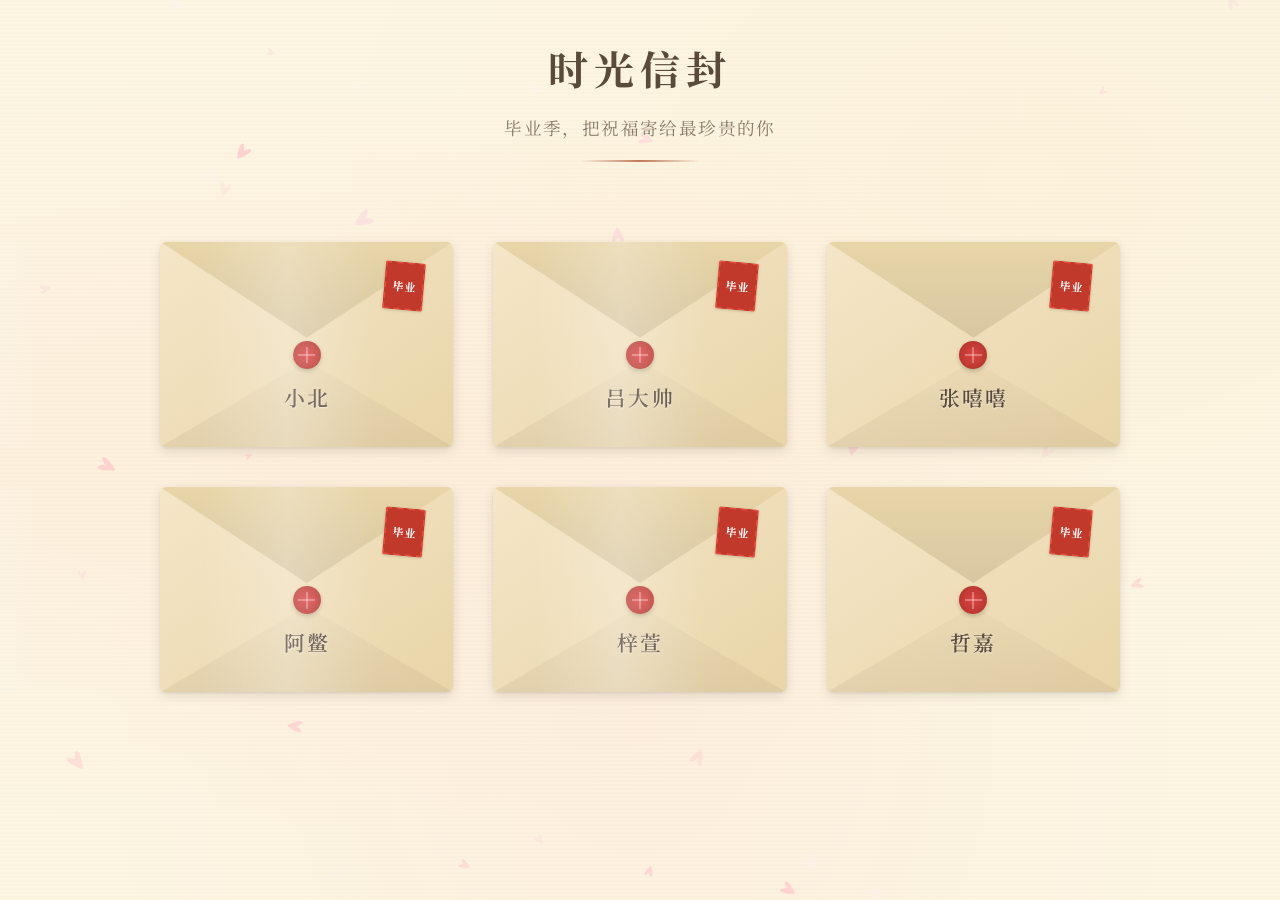
<file: index.html>
<!DOCTYPE html>
<html lang="zh-CN">
<head>
  <meta charset="UTF-8">
  <meta name="viewport" content="width=device-width, initial-scale=1.0">
  <title>时光信封 · 毕业祝福</title>
  <!-- 全局样式 -->
  <link rel="stylesheet" href="./css/style.css">
</head>
<body>

  <!-- 花瓣飘落画布 -->
  <canvas id="petal-canvas"></canvas>

  <!-- 页面标题 -->
  <div class="page-title">
    <h1>时光信封</h1>
    <p class="subtitle">毕业季，把祝福寄给最珍贵的你</p>
  </div>

  <!-- 信封卡片网格 -->
  <div class="container">
    <div class="envelope-grid">

      <!-- 小北的信封 -->
      <a href="./xiaobei.html" class="envelope-card">
        <div class="envelope-body">
          <div class="envelope-flap"></div>
          <span class="envelope-name">小北</span>
          <span class="envelope-stamp">毕业</span>
          <div class="envelope-wax"></div>
        </div>
      </a>

      <!-- 吕大帅的信封 -->
      <a href="./lvdashuai.html" class="envelope-card">
        <div class="envelope-body">
          <div class="envelope-flap"></div>
          <span class="envelope-name">吕大帅</span>
          <span class="envelope-stamp">毕业</span>
          <div class="envelope-wax"></div>
        </div>
      </a>

      <!-- 佳仪的信封 -->
      <a href="./jiayi.html" class="envelope-card">
        <div class="envelope-body">
          <div class="envelope-flap"></div>
          <span class="envelope-name">张嘻嘻</span>
          <span class="envelope-stamp">毕业</span>
          <div class="envelope-wax"></div>
        </div>
      </a>

      <!-- 阿鳖的信封 -->
      <a href="./abie.html" class="envelope-card">
        <div class="envelope-body">
          <div class="envelope-flap"></div>
          <span class="envelope-name">阿鳖</span>
          <span class="envelope-stamp">毕业</span>
          <div class="envelope-wax"></div>
        </div>
      </a>

      <!-- 梓萱的信封 -->
      <a href="./zixuan.html" class="envelope-card">
        <div class="envelope-body">
          <div class="envelope-flap"></div>
          <span class="envelope-name">梓萱</span>
          <span class="envelope-stamp">毕业</span>
          <div class="envelope-wax"></div>
        </div>
      </a>

      <!-- 哲嘉的信封 -->
      <a href="./zhejia.html" class="envelope-card">
        <div class="envelope-body">
          <div class="envelope-flap"></div>
          <span class="envelope-name">哲嘉</span>
          <span class="envelope-stamp">毕业</span>
          <div class="envelope-wax"></div>
        </div>
      </a>

    </div>
  </div>

  <div class="page-footer"></div>

  <!-- 首页交互脚本 -->
  <script src="./js/main.js"></script>
</body>
</html>
</file>
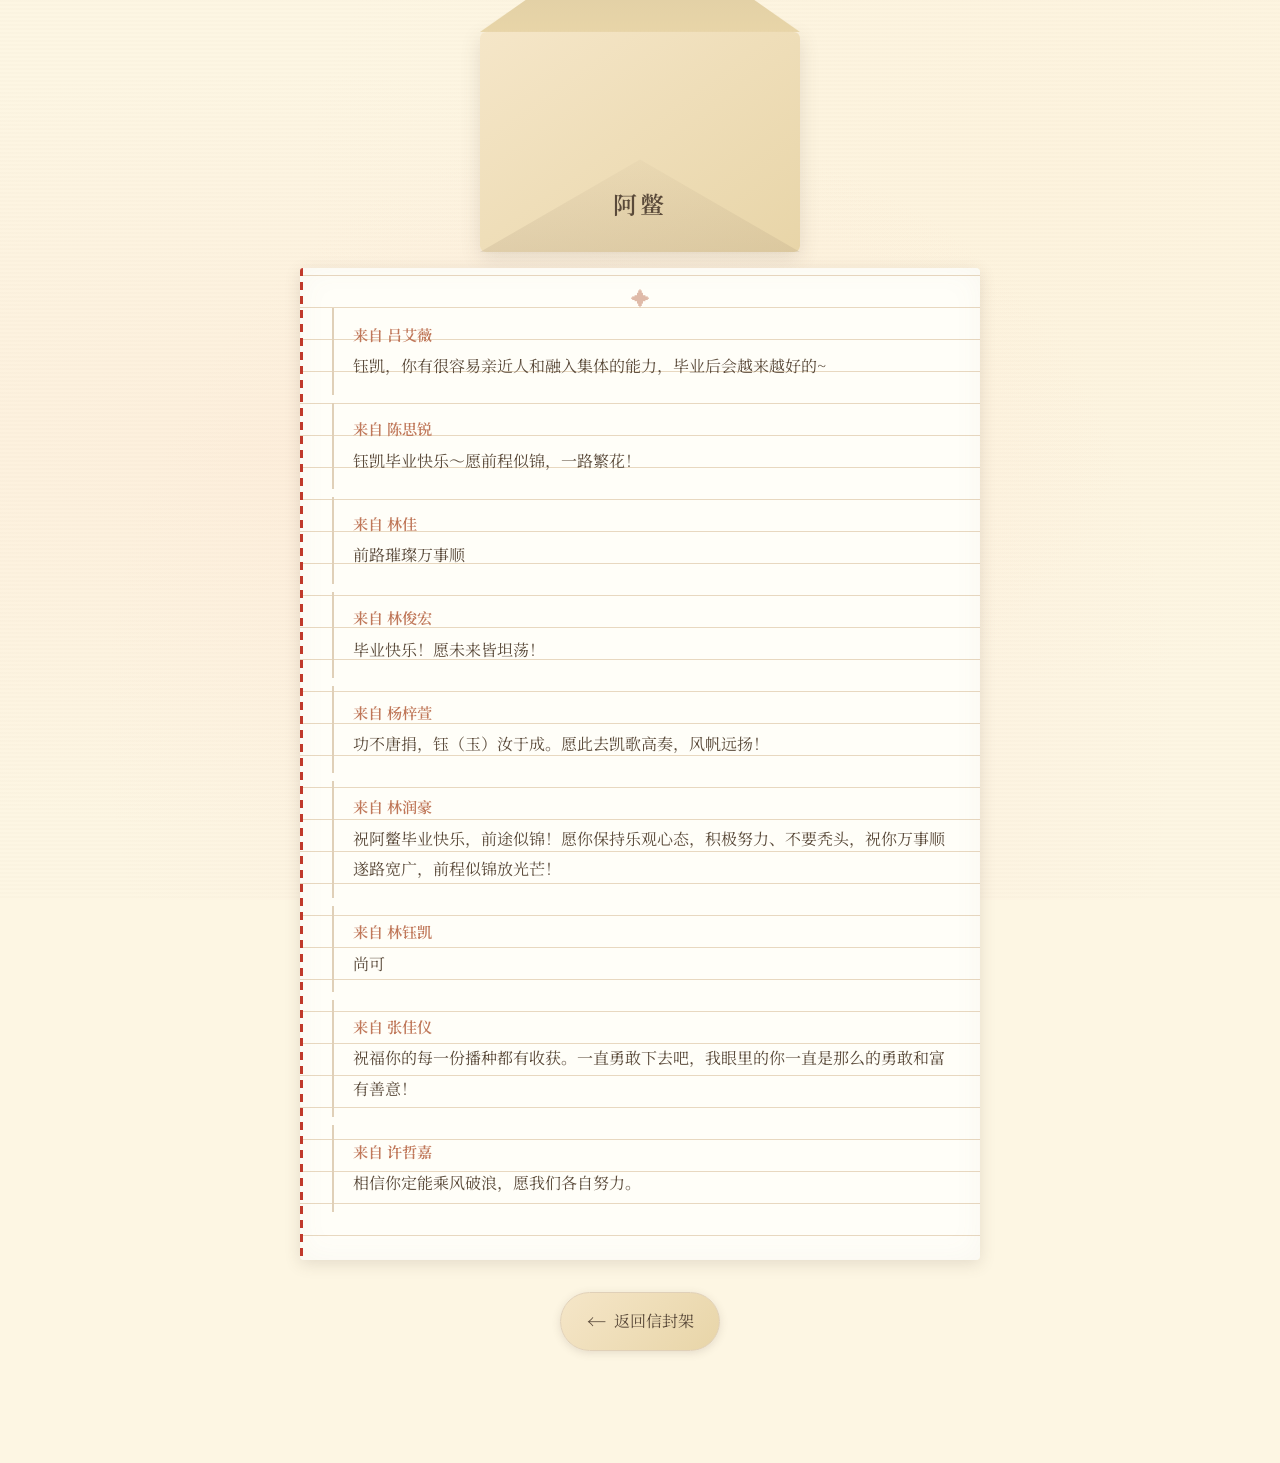
<file: abie.html>
<!DOCTYPE html>
<html lang="zh-CN">
<head>
  <meta charset="UTF-8">
  <meta name="viewport" content="width=device-width, initial-scale=1.0">
  <title>时光信封 · 阿鳖的祝福</title>
  <link rel="stylesheet" href="./css/style.css">
</head>
<body>

  <script type="application/json" id="blessing-data">
  {
    "name": "阿鳖",
    "blessings": [
      {
        "from": "吕艾薇",
        "text": "钰凯，你有很容易亲近人和融入集体的能力，毕业后会越来越好的~"
      },
      {
        "from": "陈思锐",
        "text": "钰凯毕业快乐～愿前程似锦，一路繁花！"
      },
      {
        "from": "林佳",
        "text": "前路璀璨万事顺"
      },
      {
        "from": "林俊宏",
        "text": "毕业快乐！愿未来皆坦荡！"
      },
      {
        "from": "杨梓萱",
        "text": "功不唐捐，钰（玉）汝于成。愿此去凯歌高奏，风帆远扬！"
      },
      {
        "from": "林润豪",
        "text": "祝阿鳖毕业快乐，前途似锦！愿你保持乐观心态，积极努力、不要秃头，祝你万事顺遂路宽广，前程似锦放光芒！"
      },
      {
        "from": "林钰凯",
        "text": "尚可"
      },
      {
        "from": "张佳仪",
        "text": "祝福你的每一份播种都有收获。一直勇敢下去吧，我眼里的你一直是那么的勇敢和富有善意！"
      },
      {
        "from": "许哲嘉",
        "text": "相信你定能乘风破浪，愿我们各自努力。"
      }
    ]
  }
  </script>

  <div class="letter-scene">
    <div class="detail-envelope">
      <div class="detail-envelope-body">
        <div class="detail-envelope-flap"></div>
        <span class="detail-envelope-name">阿鳖</span>
        <div class="detail-envelope-wax"></div>
      </div>
    </div>
    <div class="letter-paper">
      <div id="blessing-list"></div>
    </div>
    <a href="./index.html" class="back-btn">
      <span class="arrow">←</span> 返回信封架
    </a>
  </div>

  <div class="page-footer"></div>
  <script src="./js/detail.js"></script>
</body>
</html>
</file>
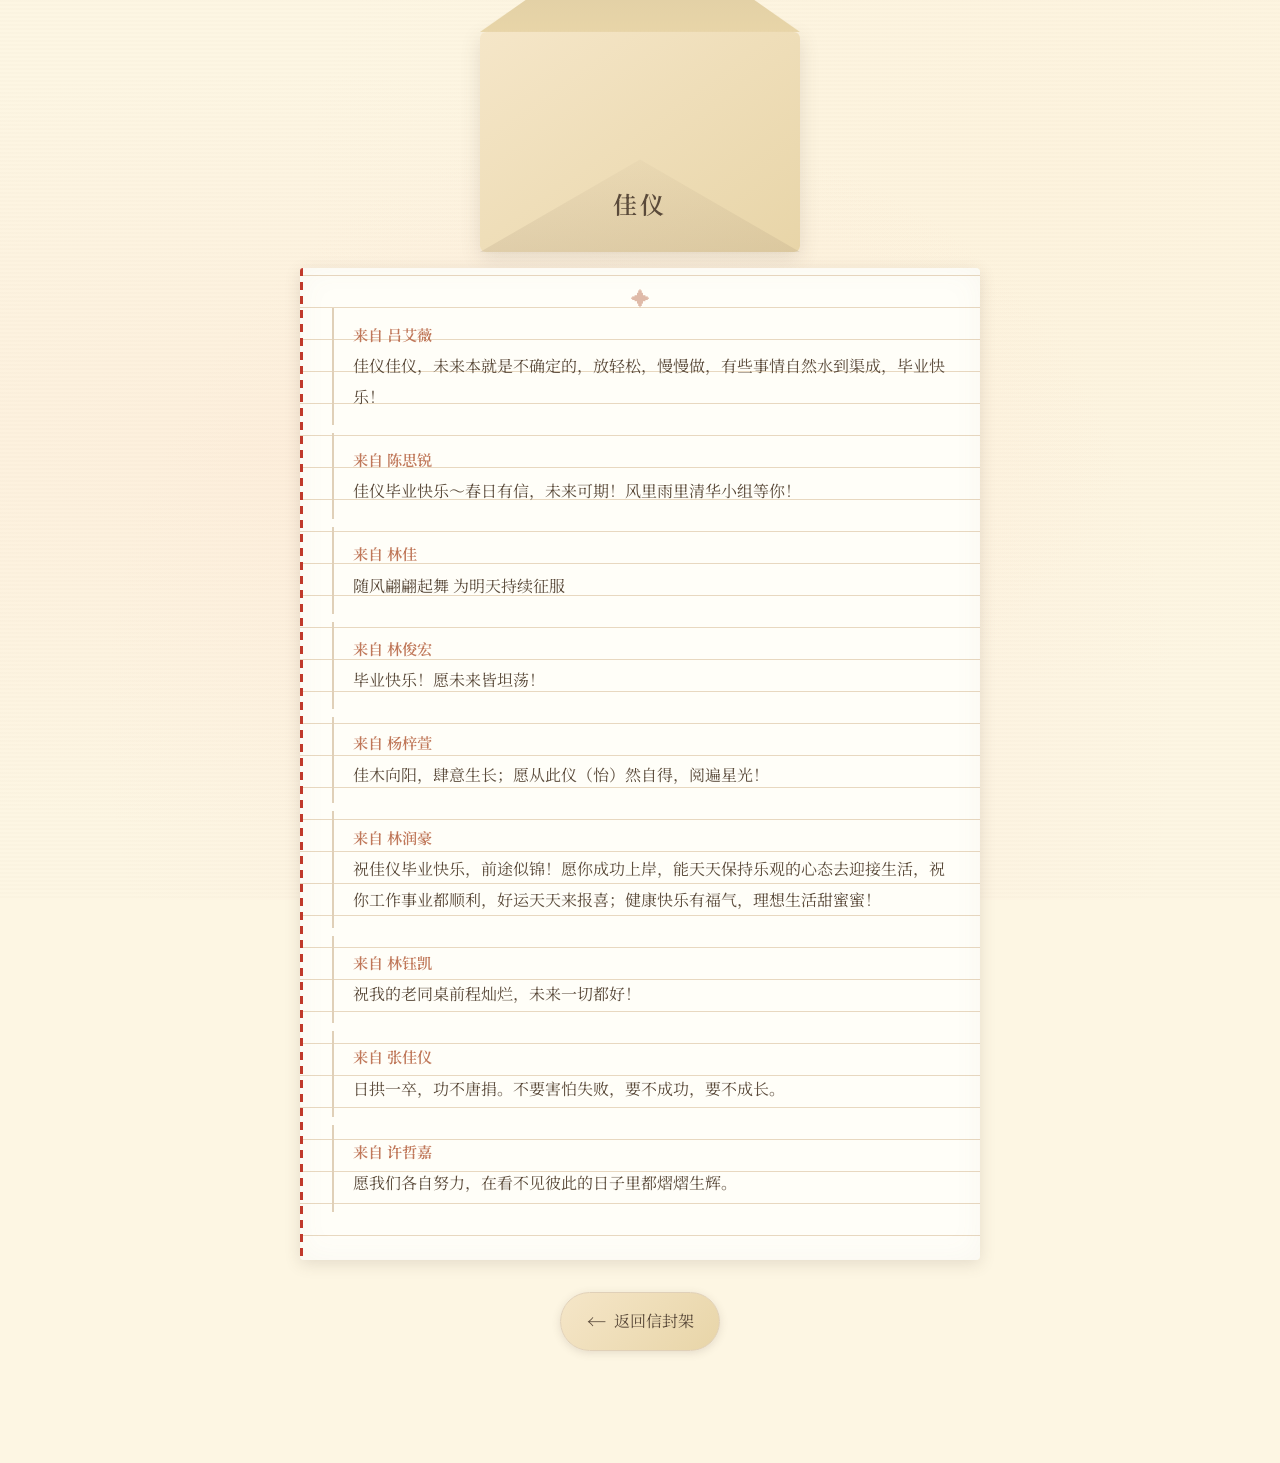
<file: jiayi.html>
<!DOCTYPE html>
<html lang="zh-CN">
<head>
  <meta charset="UTF-8">
  <meta name="viewport" content="width=device-width, initial-scale=1.0">
  <title>时光信封 · 张嘻嘻的祝福</title>
  <link rel="stylesheet" href="./css/style.css">
</head>
<body>

  <script type="application/json" id="blessing-data">
  {
    "name": "张嘻嘻",
    "blessings": [
      {
        "from": "吕艾薇",
        "text": "佳仪佳仪，未来本就是不确定的，放轻松，慢慢做，有些事情自然水到渠成，毕业快乐！"
      },
      {
        "from": "陈思锐",
        "text": "佳仪毕业快乐～春日有信，未来可期！风里雨里清华小组等你！"
      },
      {
        "from": "林佳",
        "text": "随风翩翩起舞 为明天持续征服"
      },
      {
        "from": "林俊宏",
        "text": "毕业快乐！愿未来皆坦荡！"
      },
      {
        "from": "杨梓萱",
        "text": "佳木向阳，肆意生长；愿从此仪（怡）然自得，阅遍星光！"
      },
      {
        "from": "林润豪",
        "text": "祝佳仪毕业快乐，前途似锦！愿你成功上岸，能天天保持乐观的心态去迎接生活，祝你工作事业都顺利，好运天天来报喜；健康快乐有福气，理想生活甜蜜蜜！"
      },
      {
        "from": "林钰凯",
        "text": "祝我的老同桌前程灿烂，未来一切都好！"
      },
      {
        "from": "张佳仪",
        "text": "日拱一卒，功不唐捐。不要害怕失败，要不成功，要不成长。"
      },
      {
        "from": "许哲嘉",
        "text": "愿我们各自努力，在看不见彼此的日子里都熠熠生辉。"
      }
    ]
  }
  </script>

  <div class="letter-scene">
    <div class="detail-envelope">
      <div class="detail-envelope-body">
        <div class="detail-envelope-flap"></div>
        <span class="detail-envelope-name">佳仪</span>
        <div class="detail-envelope-wax"></div>
      </div>
    </div>
    <div class="letter-paper">
      <div id="blessing-list"></div>
    </div>
    <a href="./index.html" class="back-btn">
      <span class="arrow">←</span> 返回信封架
    </a>
  </div>

  <div class="page-footer"></div>
  <script src="./js/detail.js"></script>
</body>
</html>
</file>
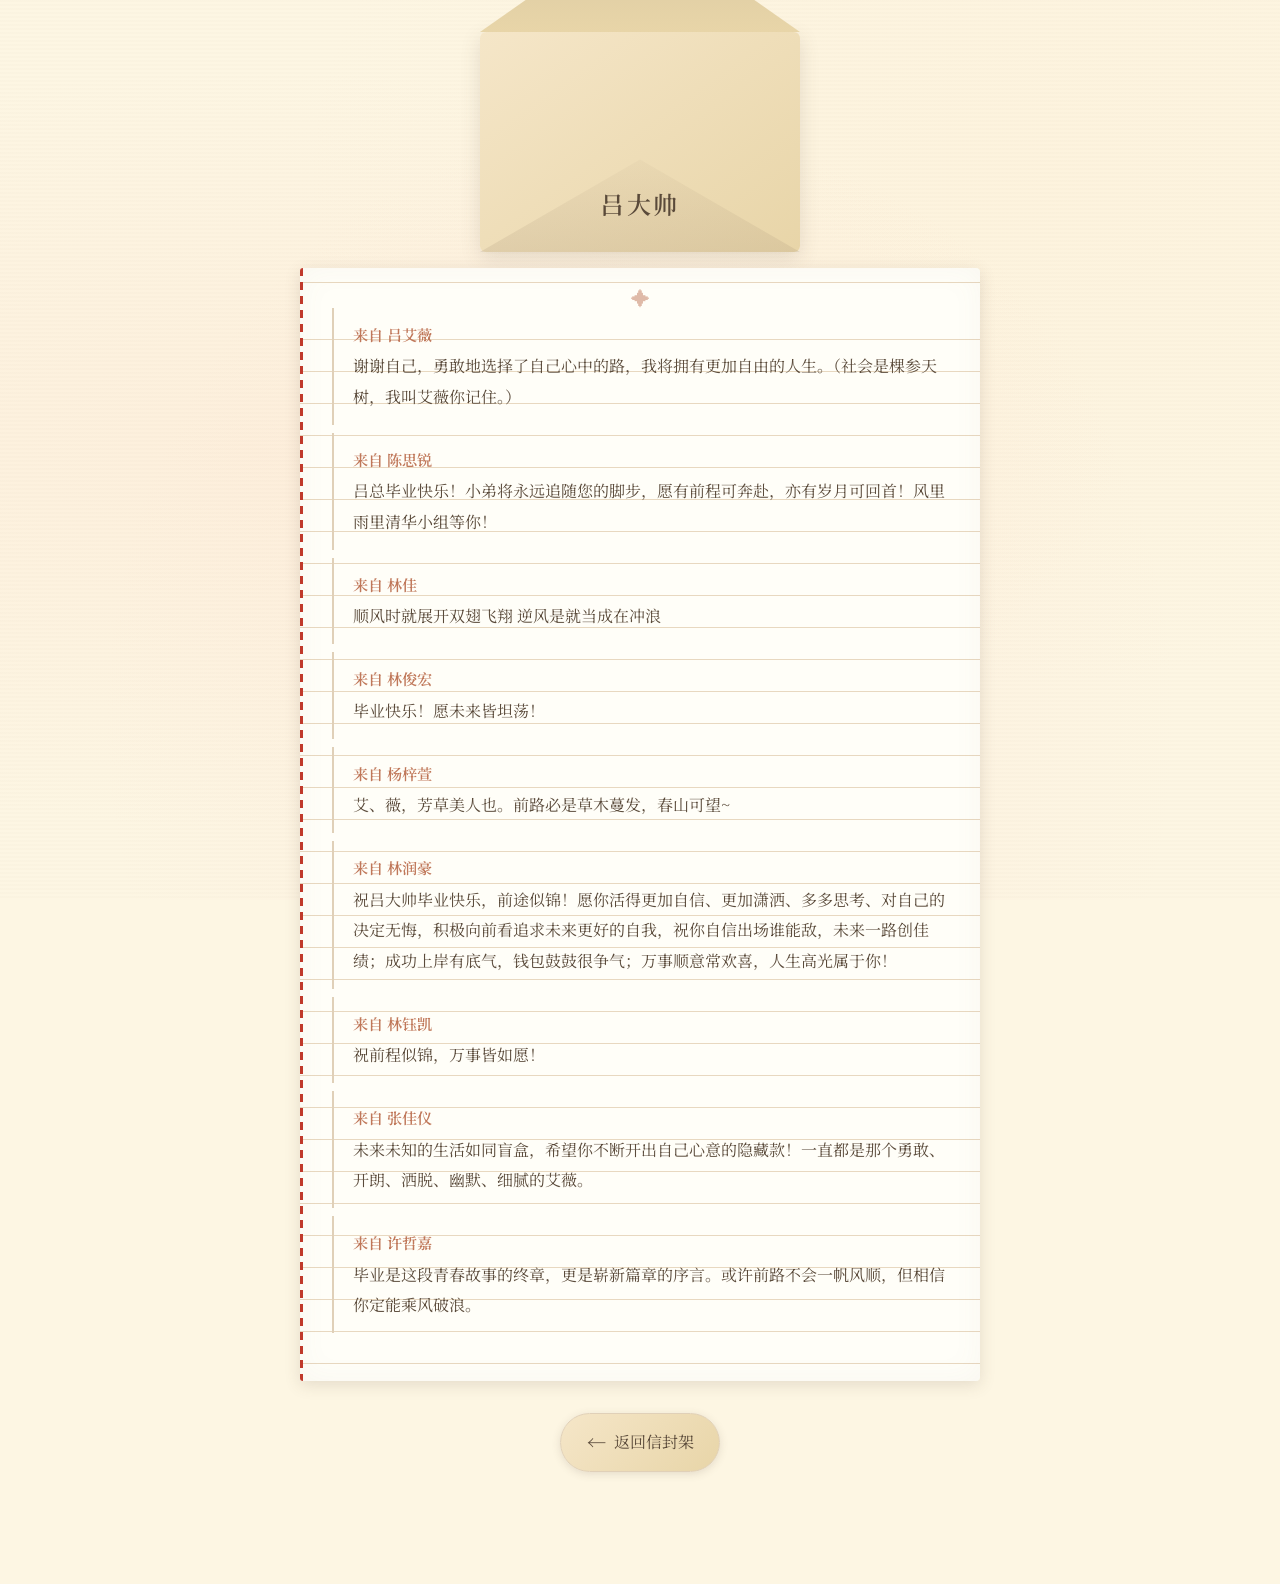
<file: lvdashuai.html>
<!DOCTYPE html>
<html lang="zh-CN">
<head>
  <meta charset="UTF-8">
  <meta name="viewport" content="width=device-width, initial-scale=1.0">
  <title>时光信封 · 吕大帅的祝福</title>
  <link rel="stylesheet" href="./css/style.css">
</head>
<body>

  <script type="application/json" id="blessing-data">
  {
    "name": "吕大帅",
    "blessings": [
      {
        "from": "吕艾薇",
        "text": "谢谢自己，勇敢地选择了自己心中的路，我将拥有更加自由的人生。（社会是棵参天树，我叫艾薇你记住。）"
      },
      {
        "from": "陈思锐",
        "text": "吕总毕业快乐！小弟将永远追随您的脚步，愿有前程可奔赴，亦有岁月可回首！风里雨里清华小组等你！"
      },
      {
        "from": "林佳",
        "text": "顺风时就展开双翅飞翔 逆风是就当成在冲浪"
      },
      {
        "from": "林俊宏",
        "text": "毕业快乐！愿未来皆坦荡！"
      },
      {
        "from": "杨梓萱",
        "text": "艾、薇，芳草美人也。前路必是草木蔓发，春山可望~"
      },
      {
        "from": "林润豪",
        "text": "祝吕大帅毕业快乐，前途似锦！愿你活得更加自信、更加潇洒、多多思考、对自己的决定无悔，积极向前看追求未来更好的自我，祝你自信出场谁能敌，未来一路创佳绩；成功上岸有底气，钱包鼓鼓很争气；万事顺意常欢喜，人生高光属于你！"
      },
      {
        "from": "林钰凯",
        "text": "祝前程似锦，万事皆如愿！"
      },
      {
        "from": "张佳仪",
        "text": "未来未知的生活如同盲盒，希望你不断开出自己心意的隐藏款！一直都是那个勇敢、开朗、洒脱、幽默、细腻的艾薇。"
      },
      {
        "from": "许哲嘉",
        "text": "毕业是这段青春故事的终章，更是崭新篇章的序言。或许前路不会一帆风顺，但相信你定能乘风破浪。"
      }
    ]
  }
  </script>

  <div class="letter-scene">
    <div class="detail-envelope">
      <div class="detail-envelope-body">
        <div class="detail-envelope-flap"></div>
        <span class="detail-envelope-name">吕大帅</span>
        <div class="detail-envelope-wax"></div>
      </div>
    </div>
    <div class="letter-paper">
      <div id="blessing-list"></div>
    </div>
    <a href="./index.html" class="back-btn">
      <span class="arrow">←</span> 返回信封架
    </a>
  </div>

  <div class="page-footer"></div>
  <script src="./js/detail.js"></script>
</body>
</html>
</file>
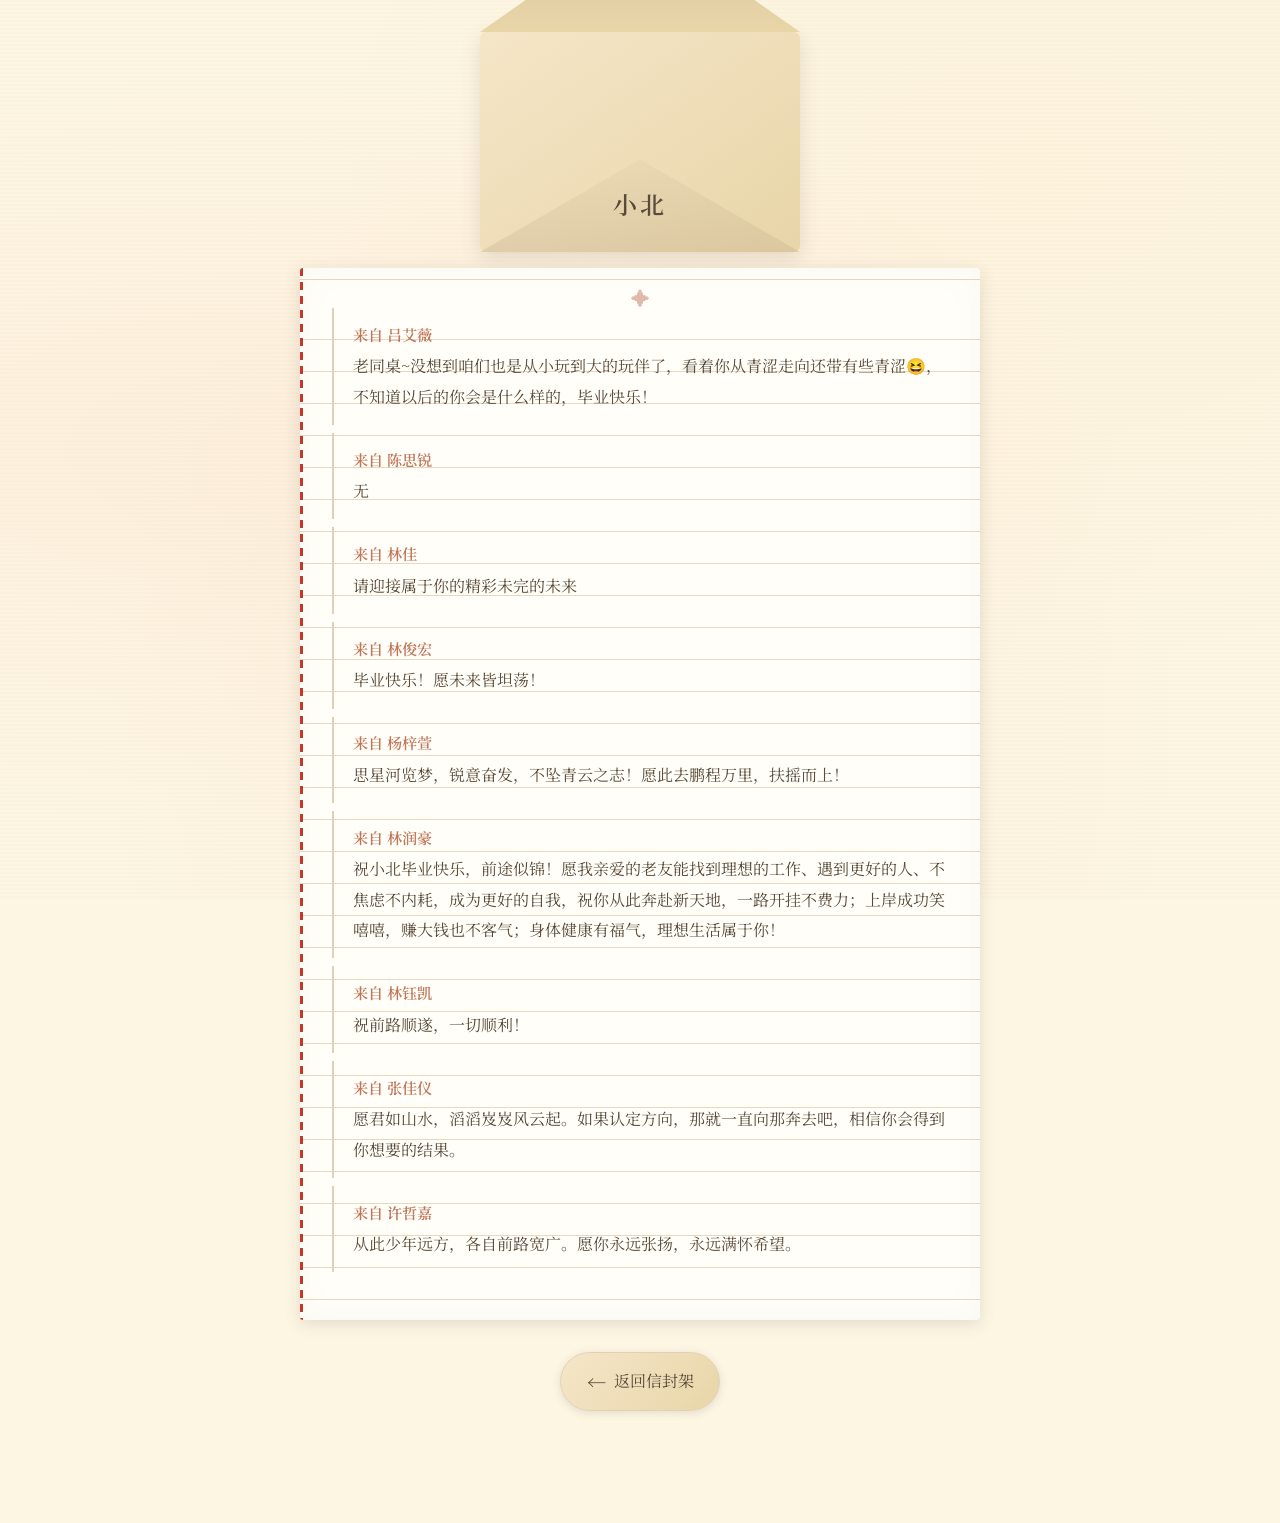
<file: xiaobei.html>
<!DOCTYPE html>
<html lang="zh-CN">
<head>
  <meta charset="UTF-8">
  <meta name="viewport" content="width=device-width, initial-scale=1.0">
  <title>时光信封 · 小北的祝福</title>
  <link rel="stylesheet" href="./css/style.css">
</head>
<body>

  <!-- 祝福数据（JSON 格式，由 detail.js 读取） -->
  <script type="application/json" id="blessing-data">
  {
    "name": "小北",
    "blessings": [
      {
        "from": "吕艾薇",
        "text": "老同桌~没想到咱们也是从小玩到大的玩伴了，看着你从青涩走向还带有些青涩😆，不知道以后的你会是什么样的，毕业快乐！"
      },
      {
        "from": "陈思锐",
        "text": "无"
      },
      {
        "from": "林佳",
        "text": "请迎接属于你的精彩未完的未来"
      },
      {
        "from": "林俊宏",
        "text": "毕业快乐！愿未来皆坦荡！"
      },
      {
        "from": "杨梓萱",
        "text": "思星河览梦，锐意奋发，不坠青云之志！愿此去鹏程万里，扶摇而上！"
      },
      {
        "from": "林润豪",
        "text": "祝小北毕业快乐，前途似锦！愿我亲爱的老友能找到理想的工作、遇到更好的人、不焦虑不内耗，成为更好的自我，祝你从此奔赴新天地，一路开挂不费力；上岸成功笑嘻嘻，赚大钱也不客气；身体健康有福气，理想生活属于你！"
      },
      {
        "from": "林钰凯",
        "text": "祝前路顺遂，一切顺利！"
      },
      {
        "from": "张佳仪",
        "text": "愿君如山水，滔滔岌岌风云起。如果认定方向，那就一直向那奔去吧，相信你会得到你想要的结果。"
      },
      {
        "from": "许哲嘉",
        "text": "从此少年远方，各自前路宽广。愿你永远张扬，永远满怀希望。"
      }
    ]
  }
  </script>

  <!-- 拆信动画场景 -->
  <div class="letter-scene">

    <!-- 信封 -->
    <div class="detail-envelope">
      <div class="detail-envelope-body">
        <div class="detail-envelope-flap"></div>
        <span class="detail-envelope-name">小北</span>
        <div class="detail-envelope-wax"></div>
      </div>
    </div>

    <!-- 信纸 -->
    <div class="letter-paper">
      <div id="blessing-list"></div>
    </div>

    <!-- 返回按钮 -->
    <a href="./index.html" class="back-btn">
      <span class="arrow">←</span> 返回信封架
    </a>

  </div>

  <div class="page-footer"></div>

  <!-- 详情页脚本 -->
  <script src="./js/detail.js"></script>
</body>
</html>
</file>
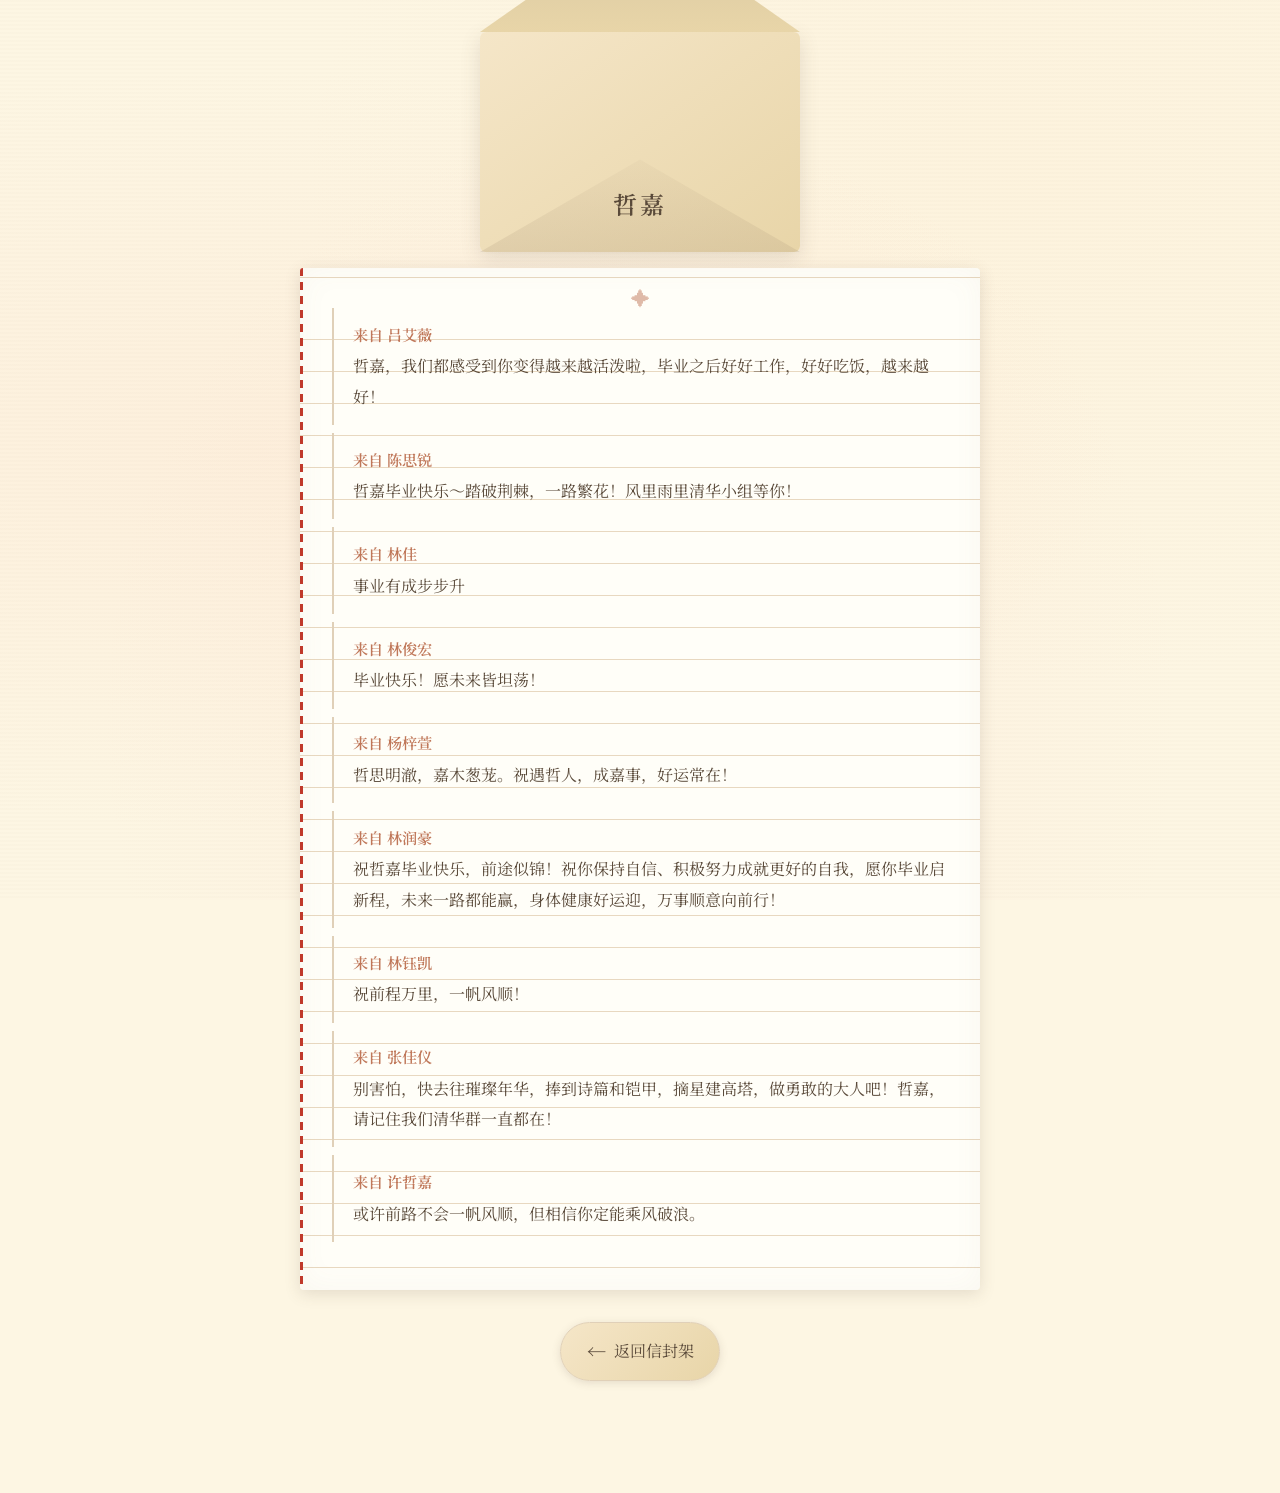
<file: zhejia.html>
<!DOCTYPE html>
<html lang="zh-CN">
<head>
  <meta charset="UTF-8">
  <meta name="viewport" content="width=device-width, initial-scale=1.0">
  <title>时光信封 · 哲嘉的祝福</title>
  <link rel="stylesheet" href="./css/style.css">
</head>
<body>

  <script type="application/json" id="blessing-data">
  {
    "name": "哲嘉",
    "blessings": [
      {
        "from": "吕艾薇",
        "text": "哲嘉，我们都感受到你变得越来越活泼啦，毕业之后好好工作，好好吃饭，越来越好！"
      },
      {
        "from": "陈思锐",
        "text": "哲嘉毕业快乐～踏破荆棘，一路繁花！风里雨里清华小组等你！"
      },
      {
        "from": "林佳",
        "text": "事业有成步步升"
      },
      {
        "from": "林俊宏",
        "text": "毕业快乐！愿未来皆坦荡！"
      },
      {
        "from": "杨梓萱",
        "text": "哲思明澈，嘉木葱茏。祝遇哲人，成嘉事，好运常在！"
      },
      {
        "from": "林润豪",
        "text": "祝哲嘉毕业快乐，前途似锦！祝你保持自信、积极努力成就更好的自我，愿你毕业启新程，未来一路都能赢，身体健康好运迎，万事顺意向前行！"
      },
      {
        "from": "林钰凯",
        "text": "祝前程万里，一帆风顺！"
      },
      {
        "from": "张佳仪",
        "text": "别害怕，快去往璀璨年华，捧到诗篇和铠甲，摘星建高塔，做勇敢的大人吧！哲嘉，请记住我们清华群一直都在！"
      },
      {
        "from": "许哲嘉",
        "text": "或许前路不会一帆风顺，但相信你定能乘风破浪。"
      }
    ]
  }
  </script>

  <div class="letter-scene">
    <div class="detail-envelope">
      <div class="detail-envelope-body">
        <div class="detail-envelope-flap"></div>
        <span class="detail-envelope-name">哲嘉</span>
        <div class="detail-envelope-wax"></div>
      </div>
    </div>
    <div class="letter-paper">
      <div id="blessing-list"></div>
    </div>
    <a href="./index.html" class="back-btn">
      <span class="arrow">←</span> 返回信封架
    </a>
  </div>

  <div class="page-footer"></div>
  <script src="./js/detail.js"></script>
</body>
</html>
</file>
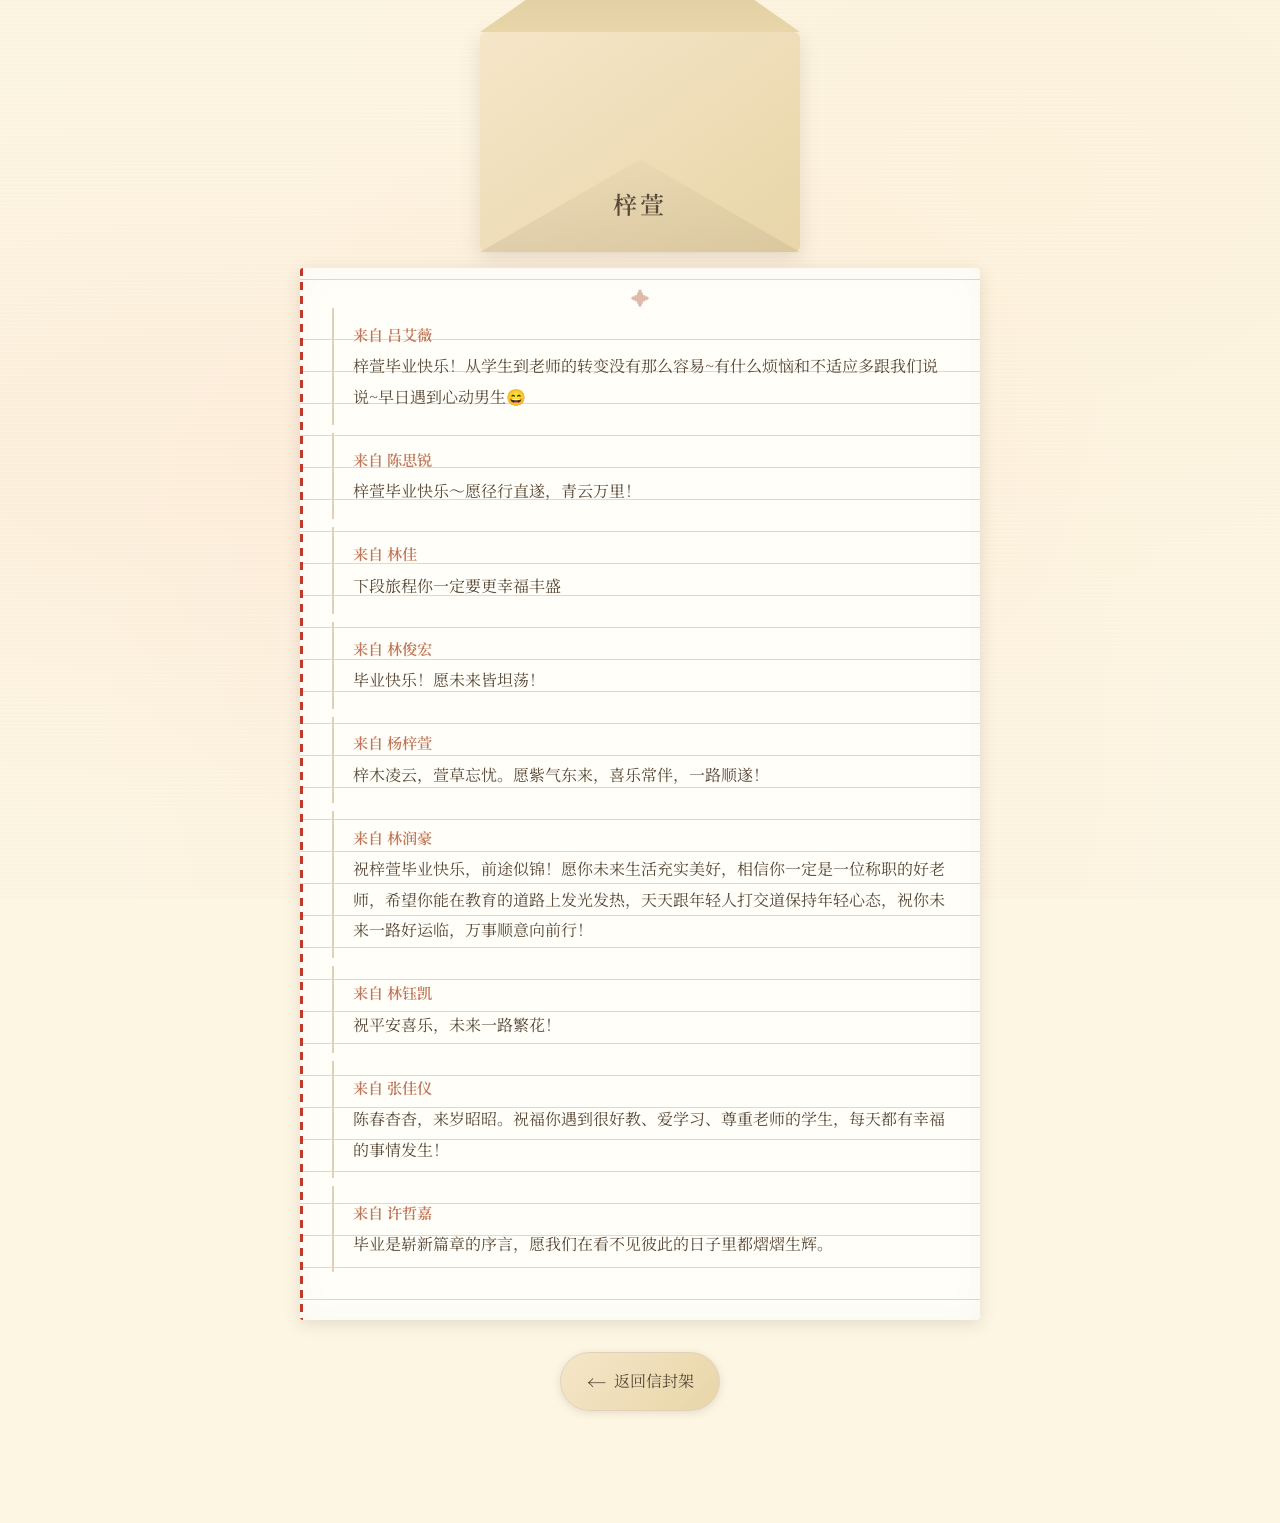
<file: zixuan.html>
<!DOCTYPE html>
<html lang="zh-CN">
<head>
  <meta charset="UTF-8">
  <meta name="viewport" content="width=device-width, initial-scale=1.0">
  <title>时光信封 · 梓萱的祝福</title>
  <link rel="stylesheet" href="./css/style.css">
</head>
<body>

  <script type="application/json" id="blessing-data">
  {
    "name": "梓萱",
    "blessings": [
      {
        "from": "吕艾薇",
        "text": "梓萱毕业快乐！从学生到老师的转变没有那么容易~有什么烦恼和不适应多跟我们说说~早日遇到心动男生😄"
      },
      {
        "from": "陈思锐",
        "text": "梓萱毕业快乐～愿径行直遂，青云万里！"
      },
      {
        "from": "林佳",
        "text": "下段旅程你一定要更幸福丰盛"
      },
      {
        "from": "林俊宏",
        "text": "毕业快乐！愿未来皆坦荡！"
      },
      {
        "from": "杨梓萱",
        "text": "梓木凌云，萱草忘忧。愿紫气东来，喜乐常伴，一路顺遂！"
      },
      {
        "from": "林润豪",
        "text": "祝梓萱毕业快乐，前途似锦！愿你未来生活充实美好，相信你一定是一位称职的好老师，希望你能在教育的道路上发光发热，天天跟年轻人打交道保持年轻心态，祝你未来一路好运临，万事顺意向前行！"
      },
      {
        "from": "林钰凯",
        "text": "祝平安喜乐，未来一路繁花！"
      },
      {
        "from": "张佳仪",
        "text": "陈春杳杳，来岁昭昭。祝福你遇到很好教、爱学习、尊重老师的学生，每天都有幸福的事情发生！"
      },
      {
        "from": "许哲嘉",
        "text": "毕业是崭新篇章的序言，愿我们在看不见彼此的日子里都熠熠生辉。"
      }
    ]
  }
  </script>

  <div class="letter-scene">
    <div class="detail-envelope">
      <div class="detail-envelope-body">
        <div class="detail-envelope-flap"></div>
        <span class="detail-envelope-name">梓萱</span>
        <div class="detail-envelope-wax"></div>
      </div>
    </div>
    <div class="letter-paper">
      <div id="blessing-list"></div>
    </div>
    <a href="./index.html" class="back-btn">
      <span class="arrow">←</span> 返回信封架
    </a>
  </div>

  <div class="page-footer"></div>
  <script src="./js/detail.js"></script>
</body>
</html>
</file>
<file: css/style.css>
/* ============================================
   毕业祝福网站 - 全局样式
   主题：时光信封 / 毕业季
   ============================================ */

/* ---------- 引入 Google Fonts ---------- */
@import url('https://fonts.googleapis.com/css2?family=Noto+Serif+SC:wght@400;600;700&display=swap');

/* ---------- CSS 变量定义 ---------- */
:root {
  /* 主色调：复古信纸米黄/淡粉 */
  --bg-primary: #fdf6e3;
  --bg-secondary: #fef9ef;
  --bg-warm-pink: #fff0f0;
  /* 信封颜色 */
  --envelope-body: #f5e6c8;
  --envelope-flap: #e8d5a8;
  --envelope-shadow: #d4c4a0;
  /* 信纸颜色 */
  --letter-bg: #fffef8;
  --letter-line: #e8d8c0;
  /* 文字颜色 */
  --text-primary: #5a4a3a;
  --text-secondary: #8a7a6a;
  --text-accent: #c0785a;
  /* 装饰色 */
  --stamp-red: #c0392b;
  --stamp-border: #e74c3c;
  --wax-red: #a93226;
  /* 其他 */
  --border-soft: #e0d0b8;
  --shadow-soft: rgba(90, 74, 58, 0.15);
  --transition-smooth: 0.3s cubic-bezier(0.4, 0, 0.2, 1);
}

/* ---------- 全局重置 ---------- */
*,
*::before,
*::after {
  margin: 0;
  padding: 0;
  box-sizing: border-box;
}

html {
  font-size: 16px;
  scroll-behavior: smooth;
}

body {
  font-family: 'Noto Serif SC', 'Georgia', serif;
  color: var(--text-primary);
  background-color: var(--bg-primary);
  min-height: 100vh;
  overflow-x: hidden;
  line-height: 1.8;
}

/* ---------- 复古信纸背景纹理 ---------- */
body::before {
  content: '';
  position: fixed;
  top: 0;
  left: 0;
  width: 100%;
  height: 100%;
  /* 多层渐变模拟旧纸张质感 */
  background:
    /* 细微噪点纹理 */
    repeating-linear-gradient(
      0deg,
      transparent,
      transparent 2px,
      rgba(139, 119, 90, 0.02) 2px,
      rgba(139, 119, 90, 0.02) 4px
    ),
    /* 淡粉色光晕 */
    radial-gradient(ellipse at 20% 50%, rgba(255, 200, 180, 0.15) 0%, transparent 60%),
    radial-gradient(ellipse at 80% 20%, rgba(255, 220, 180, 0.12) 0%, transparent 50%),
    radial-gradient(ellipse at 50% 80%, rgba(255, 180, 180, 0.1) 0%, transparent 60%),
    /* 基底色 */
    var(--bg-primary);
  pointer-events: none;
  z-index: 0;
}

/* ---------- 通用容器 ---------- */
.container {
  position: relative;
  z-index: 1;
  max-width: 1200px;
  margin: 0 auto;
  padding: 2rem 1.5rem;
}

/* ---------- 页面标题 ---------- */
.page-title {
  text-align: center;
  padding: 2rem 0 1rem;
  position: relative;
  z-index: 1;
}

.page-title h1 {
  font-size: 2.5rem;
  font-weight: 700;
  color: var(--text-primary);
  letter-spacing: 0.15em;
  margin-bottom: 0.5rem;
  /* 标题淡入动画 */
  animation: titleFadeIn 1.2s ease-out;
}

.page-title .subtitle {
  font-size: 1.1rem;
  color: var(--text-secondary);
  font-weight: 400;
  letter-spacing: 0.08em;
  animation: titleFadeIn 1.2s ease-out 0.3s both;
}

/* 标题装饰线 */
.page-title::after {
  content: '';
  display: block;
  width: 120px;
  height: 2px;
  background: linear-gradient(90deg, transparent, var(--text-accent), transparent);
  margin: 1rem auto 0;
  animation: titleFadeIn 1.2s ease-out 0.5s both;
}

/* ============================================
   首页 - 信封卡片网格
   ============================================ */

.envelope-grid {
  display: grid;
  grid-template-columns: repeat(3, 1fr);
  gap: 2.5rem;
  padding: 2rem 0;
  max-width: 960px;
  margin: 0 auto;
}

/* ---------- 信封卡片 ---------- */
.envelope-card {
  position: relative;
  cursor: pointer;
  text-decoration: none;
  color: inherit;
  display: block;
  /* 入场动画延迟由 JS 控制 */
  opacity: 0;
  animation: cardSlideUp 0.6s ease-out forwards;
}

/* 信封主体 */
.envelope-body {
  position: relative;
  width: 100%;
  aspect-ratio: 5 / 3.5;
  background: linear-gradient(145deg, var(--envelope-body), var(--envelope-flap));
  border-radius: 6px;
  box-shadow:
    0 4px 12px var(--shadow-soft),
    0 1px 3px rgba(0, 0, 0, 0.08);
  overflow: hidden;
  transition: transform var(--transition-smooth), box-shadow var(--transition-smooth);
}

/* 信封内部深色三角（模拟信封内侧） */
.envelope-body::before {
  content: '';
  position: absolute;
  bottom: 0;
  left: 0;
  width: 100%;
  height: 60%;
  background: linear-gradient(to top, rgba(180, 160, 130, 0.2), transparent);
  clip-path: polygon(0% 100%, 50% 30%, 100% 100%);
  z-index: 1;
}

/* 信封盖（三角形翻盖） */
.envelope-flap {
  position: absolute;
  top: 0;
  left: 0;
  width: 100%;
  height: 55%;
  background: linear-gradient(180deg, var(--envelope-flap), var(--envelope-shadow));
  clip-path: polygon(0% 0%, 50% 85%, 100% 0%);
  z-index: 2;
  transform-origin: top center;
  transition: transform 0.4s ease;
}

/* 信封上的名字标签 */
.envelope-name {
  position: absolute;
  bottom: 15%;
  left: 50%;
  transform: translateX(-50%);
  z-index: 3;
  font-size: 1.3rem;
  font-weight: 600;
  color: var(--text-primary);
  letter-spacing: 0.1em;
  white-space: nowrap;
  text-shadow: 0 1px 2px rgba(255, 255, 255, 0.6);
}

/* 邮票装饰 */
.envelope-stamp {
  position: absolute;
  top: 10%;
  right: 10%;
  z-index: 3;
  width: 40px;
  height: 48px;
  background: var(--stamp-red);
  border: 2px dashed var(--stamp-border);
  border-radius: 2px;
  display: flex;
  align-items: center;
  justify-content: center;
  font-size: 0.7rem;
  color: #fff;
  font-weight: 700;
  letter-spacing: 0.05em;
  transform: rotate(5deg);
  box-shadow: 0 1px 3px rgba(0, 0, 0, 0.15);
}

/* 封蜡印章装饰 */
.envelope-wax {
  position: absolute;
  bottom: 38%;
  left: 50%;
  transform: translateX(-50%);
  z-index: 4;
  width: 28px;
  height: 28px;
  background: radial-gradient(circle, #d44, var(--wax-red));
  border-radius: 50%;
  box-shadow: 0 2px 4px rgba(0, 0, 0, 0.2);
}

/* 封蜡十字纹 */
.envelope-wax::before,
.envelope-wax::after {
  content: '';
  position: absolute;
  background: rgba(255, 255, 255, 0.3);
}
.envelope-wax::before {
  width: 60%;
  height: 2px;
  top: 50%;
  left: 20%;
  transform: translateY(-50%);
}
.envelope-wax::after {
  width: 2px;
  height: 60%;
  left: 50%;
  top: 20%;
  transform: translateX(-50%);
}

/* ---------- 信封 Hover 效果 ---------- */
.envelope-card:hover .envelope-body {
  transform: translateY(-6px) scale(1.03);
  box-shadow:
    0 12px 28px var(--shadow-soft),
    0 4px 8px rgba(0, 0, 0, 0.1);
}

/* Hover 时信封盖轻微打开 */
.envelope-card:hover .envelope-flap {
  transform: rotateX(-15deg);
}

/* Hover 晃动动画 */
.envelope-card:hover .envelope-body {
  animation: envelopeShake 0.5s ease-in-out;
}

/* Hover 光影浮动 */
.envelope-card::after {
  content: '';
  position: absolute;
  top: 0;
  left: -100%;
  width: 60%;
  height: 100%;
  background: linear-gradient(
    90deg,
    transparent,
    rgba(255, 255, 255, 0.25),
    transparent
  );
  z-index: 5;
  pointer-events: none;
  transition: none;
}

.envelope-card:hover::after {
  animation: lightSweep 0.8s ease-in-out;
}

/* ============================================
   详情页 - 拆信动画 & 信纸
   ============================================ */

/* ---------- 拆信动画容器 ---------- */
.letter-scene {
  display: flex;
  flex-direction: column;
  align-items: center;
  justify-content: center;
  min-height: 80vh;
  padding: 2rem 1rem;
  position: relative;
  z-index: 1;
}

/* 详情页信封（较大尺寸） */
.detail-envelope {
  position: relative;
  width: 320px;
  height: 220px;
  perspective: 800px;
  margin-bottom: 2rem;
}

/* 详情页信封主体 */
.detail-envelope-body {
  position: relative;
  width: 100%;
  height: 100%;
  background: linear-gradient(145deg, var(--envelope-body), var(--envelope-flap));
  border-radius: 6px;
  box-shadow: 0 6px 20px var(--shadow-soft);
  overflow: visible;
}

/* 详情页信封盖 */
.detail-envelope-flap {
  position: absolute;
  top: 0;
  left: 0;
  width: 100%;
  height: 60%;
  background: linear-gradient(180deg, var(--envelope-flap), var(--envelope-shadow));
  clip-path: polygon(0% 0%, 50% 85%, 100% 0%);
  transform-origin: top center;
  z-index: 3;
  /* 初始关闭状态 */
  transform: rotateX(0deg);
  transition: transform 1s ease-in-out;
}

/* 拆信动画：信封盖打开 */
.detail-envelope.open .detail-envelope-flap {
  transform: rotateX(-180deg);
}

/* 详情页信封内侧 */
.detail-envelope-body::before {
  content: '';
  position: absolute;
  bottom: 0;
  left: 0;
  width: 100%;
  height: 60%;
  background: linear-gradient(to top, rgba(180, 160, 130, 0.25), transparent);
  clip-path: polygon(0% 100%, 50% 30%, 100% 100%);
  z-index: 1;
}

/* 详情页封蜡 */
.detail-envelope-wax {
  position: absolute;
  top: 45%;
  left: 50%;
  transform: translate(-50%, -50%);
  z-index: 4;
  width: 36px;
  height: 36px;
  background: radial-gradient(circle, #d44, var(--wax-red));
  border-radius: 50%;
  box-shadow: 0 2px 6px rgba(0, 0, 0, 0.25);
  transition: opacity 0.5s ease;
}

.detail-envelope-wax::before,
.detail-envelope-wax::after {
  content: '';
  position: absolute;
  background: rgba(255, 255, 255, 0.3);
}
.detail-envelope-wax::before {
  width: 60%;
  height: 2px;
  top: 50%;
  left: 20%;
  transform: translateY(-50%);
}
.detail-envelope-wax::after {
  width: 2px;
  height: 60%;
  left: 50%;
  top: 20%;
  transform: translateX(-50%);
}

/* 拆信时封蜡消失 */
.detail-envelope.open .detail-envelope-wax {
  opacity: 0;
}

/* 详情页收信人名字 */
.detail-envelope-name {
  position: absolute;
  bottom: 12%;
  left: 50%;
  transform: translateX(-50%);
  z-index: 2;
  font-size: 1.5rem;
  font-weight: 600;
  color: var(--text-primary);
  letter-spacing: 0.12em;
}

/* ---------- 信纸 ---------- */
.letter-paper {
  position: relative;
  width: 90%;
  max-width: 680px;
  background: var(--letter-bg);
  border-radius: 4px;
  padding: 2.5rem 2rem;
  /* 信纸横线效果 */
  background-image:
    repeating-linear-gradient(
      transparent,
      transparent 31px,
      var(--letter-line) 31px,
      var(--letter-line) 32px
    );
  background-position: 0 2.5rem;
  box-shadow:
    0 4px 16px var(--shadow-soft),
    inset 0 0 30px rgba(139, 119, 90, 0.05);
  /* 初始隐藏，等待拆信动画后出现 */
  opacity: 0;
  transform: translateY(30px);
  transition: opacity 0.8s ease, transform 0.8s ease;
  margin-top: -1rem;
}

/* 信纸出现 */
.letter-paper.visible {
  opacity: 1;
  transform: translateY(0);
}

/* 信纸顶部装饰 */
.letter-paper::before {
  content: '✦';
  position: absolute;
  top: 0.8rem;
  left: 50%;
  transform: translateX(-50%);
  font-size: 1.2rem;
  color: var(--text-accent);
  opacity: 0.5;
}

/* 信纸左上角红色竖线（模拟信纸装订线） */
.letter-paper::after {
  content: '';
  position: absolute;
  top: 0;
  left: 0;
  width: 3px;
  height: 100%;
  background: repeating-linear-gradient(
    to bottom,
    var(--stamp-red) 0px,
    var(--stamp-red) 8px,
    transparent 8px,
    transparent 14px
  );
  border-radius: 3px 0 0 3px;
}

/* ---------- 祝福内容 ---------- */
.blessing-item {
  padding: 0.8rem 0 0.8rem 1.2rem;
  margin-bottom: 0.5rem;
  border-left: 2px solid var(--border-soft);
  opacity: 0;
  transform: translateY(10px);
  transition: opacity 0.6s ease, transform 0.6s ease;
}

/* 祝福条目淡入 */
.blessing-item.fade-in {
  opacity: 1;
  transform: translateY(0);
}

/* 祝福者名字 */
.blessing-from {
  font-weight: 600;
  color: var(--text-accent);
  font-size: 0.95rem;
  margin-bottom: 0.2rem;
}

/* 祝福内容 */
.blessing-text {
  font-size: 1rem;
  color: var(--text-primary);
  line-height: 1.9;
}

/* ---------- 返回按钮 ---------- */
.back-btn {
  display: inline-flex;
  align-items: center;
  gap: 0.5rem;
  padding: 0.7rem 1.6rem;
  margin: 2rem auto;
  background: linear-gradient(135deg, var(--envelope-body), var(--envelope-flap));
  color: var(--text-primary);
  border: 1px solid var(--border-soft);
  border-radius: 30px;
  font-family: 'Noto Serif SC', serif;
  font-size: 1rem;
  cursor: pointer;
  text-decoration: none;
  transition: all var(--transition-smooth);
  box-shadow: 0 2px 8px var(--shadow-soft);
}

.back-btn:hover {
  transform: translateY(-2px);
  box-shadow: 0 4px 14px var(--shadow-soft);
  background: linear-gradient(135deg, var(--envelope-flap), var(--envelope-shadow));
}

.back-btn .arrow {
  font-size: 1.2rem;
  transition: transform var(--transition-smooth);
}

.back-btn:hover .arrow {
  transform: translateX(-3px);
}

/* ---------- 花瓣画布（首页背景） ---------- */
#petal-canvas {
  position: fixed;
  top: 0;
  left: 0;
  width: 100%;
  height: 100%;
  pointer-events: none;
  z-index: 0;
}

/* ============================================
   关键帧动画
   ============================================ */

/* 标题淡入 */
@keyframes titleFadeIn {
  from {
    opacity: 0;
    transform: translateY(-15px);
  }
  to {
    opacity: 1;
    transform: translateY(0);
  }
}

/* 卡片上滑入场 */
@keyframes cardSlideUp {
  from {
    opacity: 0;
    transform: translateY(40px);
  }
  to {
    opacity: 1;
    transform: translateY(0);
  }
}

/* 信封晃动 */
@keyframes envelopeShake {
  0%   { transform: translateY(-6px) scale(1.03) rotate(0deg); }
  25%  { transform: translateY(-6px) scale(1.03) rotate(-2deg); }
  50%  { transform: translateY(-6px) scale(1.03) rotate(2deg); }
  75%  { transform: translateY(-6px) scale(1.03) rotate(-1deg); }
  100% { transform: translateY(-6px) scale(1.03) rotate(0deg); }
}

/* 光影扫过 */
@keyframes lightSweep {
  from { left: -100%; }
  to   { left: 150%; }
}

/* 信纸从信封抽出 */
@keyframes letterSlideOut {
  from {
    opacity: 0;
    transform: translateY(60px) scale(0.95);
  }
  to {
    opacity: 1;
    transform: translateY(0) scale(1);
  }
}

/* 花瓣飘落（CSS 备用，主要用 Canvas） */
@keyframes petalFall {
  0% {
    opacity: 1;
    transform: translateY(-10vh) rotate(0deg) translateX(0);
  }
  100% {
    opacity: 0;
    transform: translateY(110vh) rotate(720deg) translateX(80px);
  }
}

/* 呼吸式微动（信封待机） */
@keyframes breathe {
  0%, 100% { transform: translateY(0); }
  50%      { transform: translateY(-3px); }
}

/* ============================================
   响应式设计
   ============================================ */

/* 平板 */
@media (max-width: 900px) {
  .envelope-grid {
    grid-template-columns: repeat(2, 1fr);
    gap: 2rem;
  }

  .page-title h1 {
    font-size: 2rem;
  }

  .detail-envelope {
    width: 260px;
    height: 180px;
  }

  .letter-paper {
    padding: 2rem 1.5rem;
  }
}

/* 手机 */
@media (max-width: 600px) {
  .envelope-grid {
    grid-template-columns: 1fr;
    gap: 1.5rem;
    max-width: 320px;
  }

  .page-title h1 {
    font-size: 1.6rem;
  }

  .page-title .subtitle {
    font-size: 0.95rem;
  }

  .container {
    padding: 1rem 0.8rem;
  }

  .envelope-name {
    font-size: 1.1rem;
  }

  .envelope-stamp {
    width: 32px;
    height: 38px;
    font-size: 0.6rem;
  }

  .detail-envelope {
    width: 220px;
    height: 155px;
  }

  .detail-envelope-name {
    font-size: 1.2rem;
  }

  .letter-paper {
    padding: 1.5rem 1.2rem;
    width: 95%;
  }

  .blessing-text {
    font-size: 0.9rem;
  }

  .back-btn {
    font-size: 0.9rem;
    padding: 0.6rem 1.3rem;
  }
}

/* ============================================
   辅助工具类
   ============================================ */

/* 隐藏 JSON 数据标签 */
.hidden-data {
  display: none !important;
}

/* 文字居中 */
.text-center {
  text-align: center;
}

/* 底部留白 */
.page-footer {
  height: 3rem;
}
</file>
